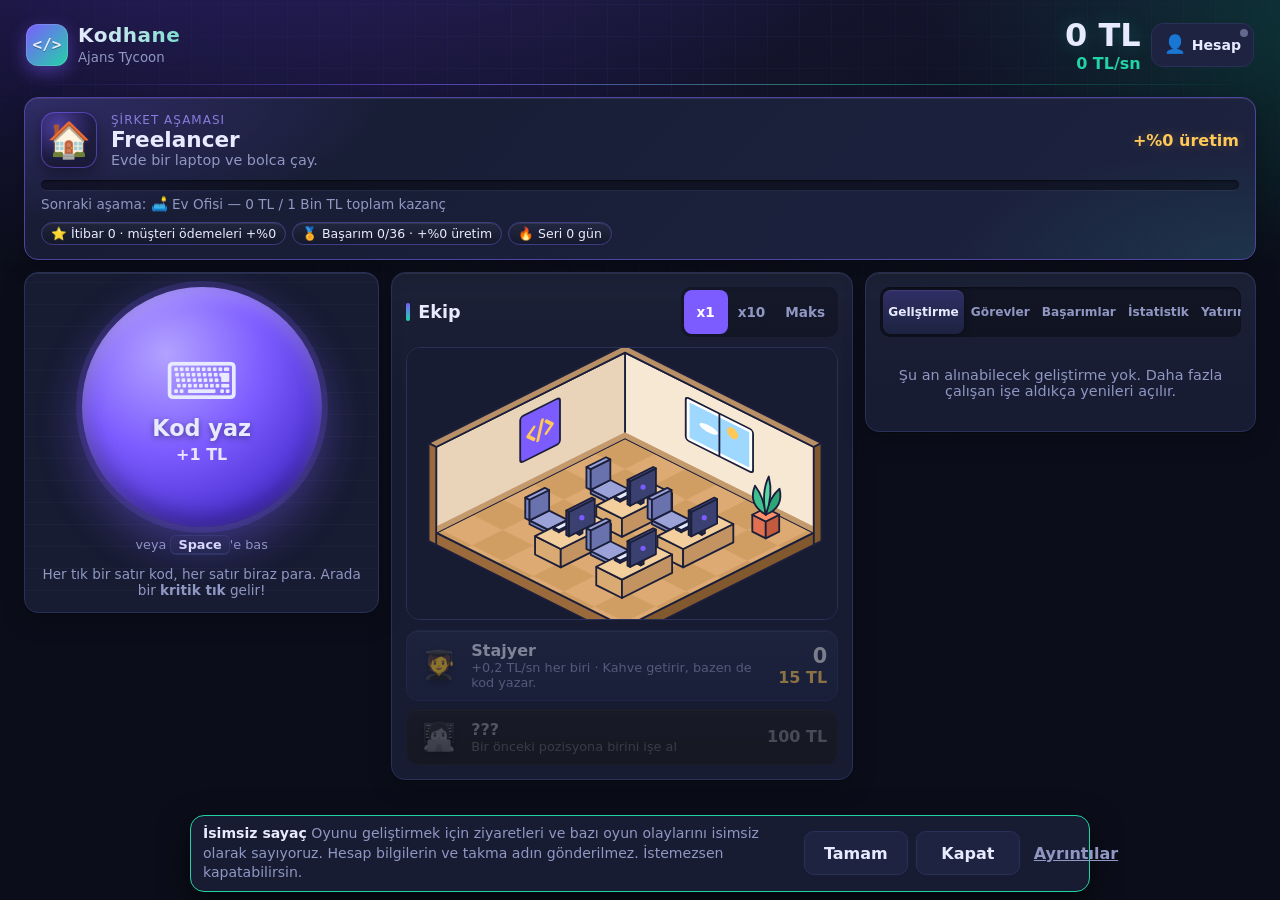
<file: index.html>
<!DOCTYPE html>
<html lang="tr">
<head>
  <meta charset="UTF-8">
  <meta name="viewport" content="width=device-width, initial-scale=1, viewport-fit=cover">
  <meta name="theme-color" content="#0b0e1a">
  <meta name="description" content="Kodhane: Ajans Tycoon — Türkçe yazılım ajansı idle oyunu. Kod yaz, ekibini büyüt, ajansını global bir holdinge dönüştür.">
  <title>Kodhane: Ajans Tycoon</title>
  <link rel="manifest" href="manifest.webmanifest">
  <link rel="icon" href="icon.svg" type="image/svg+xml">
  <link rel="apple-touch-icon" href="apple-touch-icon.png">
  <meta name="mobile-web-app-capable" content="yes">
  <meta name="apple-mobile-web-app-capable" content="yes">
  <meta name="apple-mobile-web-app-status-bar-style" content="black-translucent">
  <meta name="apple-mobile-web-app-title" content="Kodhane">
  <link rel="stylesheet" href="style.css">
  <link rel="stylesheet" href="theme.css">
  <link rel="stylesheet" href="scene.css">
</head>
<body>
  <header class="topbar">
    <div class="brand">
      <span class="logo" role="img" aria-label="Kodhane">&lt;/&gt;</span>
      <div>
        <h1>Kodhane</h1>
        <small>Ajans Tycoon</small>
      </div>
    </div>
    <div class="top-right">
      <div class="money-box">
        <div class="money" id="money">0 TL</div>
        <div class="rate" id="rate">0 TL/sn</div>
      </div>
      <button id="accountBtn" class="account-btn" type="button" aria-haspopup="dialog" aria-controls="accountPanel" aria-label="Hesap: misafir">
        <span class="acc-ico" aria-hidden="true">👤</span><span class="acc-label">Hesap</span><span class="acc-dot" aria-hidden="true"></span>
      </button>
    </div>
  </header>

  <section class="stage-card" id="stageCard">
    <div class="stage-row">
      <div class="stage-icon" id="stageIcon">🏠</div>
      <div class="stage-info">
        <div class="stage-label">Şirket aşaması</div>
        <div class="stage-name" id="stageName">Freelancer</div>
        <div class="stage-desc" id="stageDesc">Evde bir laptop ve bolca çay.</div>
      </div>
      <div class="stage-bonus" id="stageBonus">+%0 üretim</div>
    </div>
    <div class="progress"><div class="progress-fill" id="stageProgress"></div></div>
    <div class="stage-next" id="stageNext">Sonraki aşama: Ev Ofisi</div>
    <div class="chips">
      <span class="chip" id="repChip">⭐ İtibar 0</span>
      <span class="chip" id="achChip">🏅 Başarım 0</span>
      <span class="chip" id="streakChip">🔥 Seri 0 gün</span>
    </div>
  </section>

  <div id="boostBar" class="boost-bar hidden"></div>
  <div id="falBar" class="fal-bar hidden"></div>

  <main class="layout">
    <section class="panel click-panel" id="panelKod">
      <button id="clickBtn" class="click-btn" aria-label="Kod yaz">
        <span class="click-emoji">⌨️</span>
        <span class="click-text">Kod yaz</span>
        <span class="click-value" id="clickValue">+1 TL</span>
      </button>
      <div class="key-hint" id="keyHint" aria-hidden="true">veya <kbd>Space</kbd>'e bas</div>
      <div class="click-hint">Her tık bir satır kod, her satır biraz para. Arada bir <b>kritik tık</b> gelir!</div>
      <div id="floaters" class="floaters"></div>
    </section>

    <section class="panel gen-panel" id="panelEkip">
      <div class="panel-head">
        <h2>Ekip</h2>
        <div class="qty" role="group" aria-label="Alım miktarı">
          <button data-qty="1" class="active">x1</button>
          <button data-qty="10">x10</button>
          <button data-qty="max">Maks</button>
        </div>
      </div>
      <div id="genList" class="gen-list"></div>
    </section>

    <section class="panel side-panel" id="panelSide">
      <nav class="tabs" aria-label="Paneller">
        <button data-tab="upgrades" class="active">Geliştirme <span id="upgBadge" class="badge hidden">0</span></button>
        <button data-tab="daily">Görevler</button>
        <button data-tab="achievements">Başarımlar</button>
        <button data-tab="stats">İstatistik</button>
        <button data-tab="prestige">Yatırım</button>
        <button data-tab="siralama">Sıralama</button>
      </nav>
      <div class="tab" id="tab-upgrades">
        <div id="upgList" class="upg-list"></div>
      </div>
      <div class="tab hidden" id="tab-daily">
        <div class="streak-box" id="streakBox"></div>
        <div id="taskList" class="task-list"></div>
        <p class="save-note">Görevler her gün gece yarısı (cihaz saatine göre) yenilenir. Üç görevi de bitirirsen seri artar; bir gün kaçırırsan seri sıfırlanır.</p>
      </div>
      <div class="tab hidden" id="tab-achievements">
        <p class="ach-head" id="achHead"></p>
        <div id="achGrid" class="ach-grid"></div>
      </div>
      <div class="tab hidden" id="tab-stats">
        <dl class="stats" id="statsList"></dl>
        <div class="stat-actions">
          <button id="soundBtn" class="btn ghost" aria-pressed="false">🔇 Ses: Kapalı</button>
          <button id="vibBtn" class="btn ghost" aria-pressed="true">📳 Titreşim: Açık</button>
        </div>
        <section class="privacy-box" id="privacyBox" aria-labelledby="telTitle">
          <h4 id="telTitle"></h4>
          <div class="stat-actions">
            <button id="telBtn" type="button" class="btn ghost" aria-pressed="false" data-test="tel-toggle"></button>
          </div>
          <p class="save-note"><span id="telHint"></span> <button id="telDetailsBtn" type="button" class="nb-link" data-test="settings-tel-details"></button></p>
        </section>
        <div class="stat-actions">
          <button id="saveBtn" class="btn ghost">Şimdi kaydet</button>
          <button id="resetBtn" class="btn danger">Kaydı sıfırla</button>
        </div>
        <div id="restoreBox" class="restore-box hidden">
          <h4 id="restoreTitle"></h4>
          <p id="restoreBody"></p>
          <p id="restoreNote" class="save-note"></p>
          <button id="restoreBtn" type="button" class="btn ghost"></button>
        </div>
        <p class="save-note" id="saveNote">Oyun her 10 saniyede bir otomatik kaydedilir. Ana ekrana ekleyip çevrimdışı da oynayabilirsin.</p>
      </div>
      <div class="tab hidden" id="tab-prestige">
        <div class="prestige">
          <p>Şirketini yatırımcılara sun: paran, çalışanların ve geliştirmelerin sıfırlanır, karşılığında <b>üretim bonusu</b> kazanırsın. Her <b>Yatırımcı Hissesi</b> tüm kazançlara <b id="prPer">+%10</b> ekler. Başarımların, itibarın ve günlük serin korunur. Hisselerin Halka Arz'da da silinmez.</p>
          <dl class="stats">
            <div><dt>Mevcut hisseler</dt><dd id="prShares">0</dd></div>
            <div><dt>Yatırımcı bonusu</dt><dd id="prBonus">+%0</dd></div>
            <div><dt>Bu turda kazanılacak</dt><dd id="prGain">0</dd></div>
            <div><dt>Bir sonraki hisse için</dt><dd id="prNext">-</dd></div>
          </dl>
          <button id="prestigeBtn" class="btn primary" disabled>Yatırım turuna çık</button>
          <p class="save-note">İlk hisse için bu turda en az 100 Milyon TL kazanmalısın.</p>
        </div>
        <section class="ipo" id="ipoSection" aria-labelledby="ipoTitle">
          <h3 id="ipoTitle">🔔 Halka Arz</h3>
          <p class="ipo-lock hidden" id="ipoLock"></p>
          <div class="ipo-wait hidden" id="ipoWait" role="status">
            <p class="ipo-lock ipo-wait-text" id="ipoWaitText"></p>
            <p class="ipo-wait-note" id="ipoWaitNote"></p>
          </div>
          <div class="ipo-body" id="ipoBody">
            <dl class="stats">
              <div><dt>Borsa Payların</dt><dd id="ipoShares">0</dd></div>
              <div><dt>Bu halka arzda kazanılacak</dt><dd id="ipoGain">0</dd></div>
              <div><dt>Halka arz sayısı</dt><dd id="ipoCount">0</dd></div>
              <div><dt>Harcanmamış pay bonusu</dt><dd id="ipoBonus">+%0 üretim</dd></div>
              <div><dt>Hisse hızlandırıcısı</dt><dd id="ipoAccel">+%0</dd></div>
            </dl>
            <p class="ipo-accel-note" id="ipoAccelNote"></p>
            <p class="ipo-hint hidden" id="ipoHint"></p>
            <button id="ipoBtn" class="btn primary" disabled>Halka arz et</button>
            <div class="tree">
              <h3 class="tree-title">Borsa Payı Ağacı</h3>
              <p class="tree-note">Buradaki her şey halka arzdan sonra da kalır.</p>
              <div id="treeGrid" class="tree-grid"></div>
            </div>
          </div>
        </section>
      </div>
      <div class="tab hidden" id="tab-siralama">
        <div class="lb-head">
          <div>
            <h3 class="lb-title">🏆 Sıralama</h3>
            <p class="lb-info" id="lbInfo">Puan, oyuna başladığından beri kazandığın toplam para. Yatırım turunda sıfırlanmaz.</p>
          </div>
          <button id="lbRefresh" type="button" class="btn ghost lb-refresh" aria-label="Sıralamayı yenile">↻ Yenile</button>
        </div>
        <div id="lbJoin" class="lb-join hidden"></div>
        <p id="lbStatus" class="lb-status" aria-live="polite"></p>
        <ol id="lbList" class="lb-list" aria-label="En iyi 50 ajans"></ol>
        <div id="lbMe" class="lb-me hidden"></div>
      </div>
    </section>
  </main>

  <nav class="bottom-nav" id="bottomNav" aria-label="Ana menü">
    <button data-view="kod" class="active"><span class="nav-ico">⌨️</span>Kod</button>
    <button data-view="ekip"><span class="nav-ico">👥</span>Ekip</button>
    <button data-view="upgrades"><span class="nav-ico">⬆️</span>Geliştir<span id="navUpgBadge" class="badge nav-badge hidden">0</span></button>
    <button data-view="daily"><span class="nav-ico">📅</span>Görevler</button>
    <button data-view="prestige"><span class="nav-ico">💼</span>Yatırım</button>
    <button data-view="siralama"><span class="nav-ico">🏆</span>Sıralama</button>
  </nav>

  <button id="clientOffer" class="client-offer hidden">
    <span class="co-emoji">📨</span>
    <span class="co-body">
      <b>Müşteri projesi!</b>
      <span id="coText">Bir müşteri acil iş teklif ediyor</span>
      <span class="co-timer"><span id="coTimerFill"></span></span>
    </span>
  </button>

  <div id="eventCard" class="event-card hidden" role="dialog" aria-live="polite" aria-labelledby="evTitle">
    <div class="ev-head">
      <span class="ev-icon" id="evIcon">📣</span>
      <span class="ev-kicker">Ajans olayı</span>
      <button class="ev-later" id="evLater">Sonra</button>
    </div>
    <h3 id="evTitle"></h3>
    <p id="evText"></p>
    <div class="ev-choices" id="evChoices"></div>
    <div class="ev-timer"><span id="evTimerFill"></span></div>
  </div>

  <div id="toast" class="toasts" aria-live="polite"></div>

  <div id="undoBar" class="undo-bar hidden" role="status" aria-live="polite">
    <span id="undoText"></span>
    <button id="undoBtn" type="button" class="btn"></button>
  </div>

  <div id="updateBar" class="update-bar hidden" role="status" aria-live="polite">
    <span id="updateText">✨ Yeni sürüm hazır.</span>
    <button id="updateBtn" class="btn">Yenile</button>
  </div>

  <div id="stageUp" class="stage-up hidden" role="dialog" aria-modal="true" aria-labelledby="suTitle">
    <div class="su-card">
      <div class="su-icon" id="suIcon">🌐</div>
      <div class="su-kicker" id="suKicker">Yeni aşama</div>
      <h2 id="suTitle">Aşama</h2>
      <p id="suMsg"></p>
      <p class="su-bonus" id="suBonus"></p>
      <div class="su-actions">
        <button id="suShare" type="button" class="btn ghost">📣 Paylaş</button>
        <button id="suClose" type="button" class="btn primary">Devam</button>
      </div>
    </div>
  </div>

  <div id="modal" class="modal hidden" role="dialog" aria-modal="true">
    <div class="modal-card" id="modalCard">
      <div class="modal-emoji" id="modalEmoji">👋</div>
      <h3 id="modalTitle">Başlık</h3>
      <p id="modalText"></p>
      <div id="modalExtra"></div>
      <div class="modal-actions" id="modalActions"></div>
    </div>
  </div>

  <div id="accountPanel" class="modal account-modal hidden" role="dialog" aria-modal="true" aria-labelledby="accTitle">
    <div class="modal-card account-card">
      <button id="accClose" class="acc-close" type="button" aria-label="Kapat">✕</button>
      <div class="modal-emoji">☁️</div>
      <h3 id="accTitle">Hesap</h3>
      <div id="accGuest">
        <p>Giriş yap, ilerlemen buluta kaydedilsin; telefonda ve bilgisayarda aynı ajansla devam et. Şifre yok: e-postana tek kullanımlık bir <b>giriş bağlantısı</b> ve <b>6 haneli kod</b> göndeririz.</p>
        <form id="accForm" class="acc-form" novalidate>
          <label for="accEmail" class="sr-only">E-posta adresi</label>
          <input id="accEmail" type="email" inputmode="email" autocomplete="email" autocapitalize="off" spellcheck="false" placeholder="ornek@eposta.com" required>
          <button id="accSend" type="submit" class="btn primary">Giriş bağlantısı gönder</button>
        </form>
        <form id="accCodeForm" class="acc-form acc-code hidden" novalidate>
          <p id="accCodeInfo" class="acc-code-info"></p>
          <label for="accCode" class="acc-code-label">E-postadaki 6 haneli kodu gir</label>
          <input id="accCode" type="text" inputmode="numeric" pattern="[0-9]*" autocomplete="one-time-code" maxlength="6" placeholder="••••••" aria-describedby="accCodeInfo">
          <button id="accVerify" type="submit" class="btn primary">Giriş yap</button>
          <div class="acc-code-links">
            <button id="accResend" type="button" class="acc-link">Kodu tekrar gönder</button>
            <button id="accChange" type="button" class="acc-link">E-postayı değiştir</button>
          </div>
        </form>
      </div>
      <div id="accUser" class="hidden">
        <p class="acc-who">Giriş yapıldı:<br><b id="accEmailShown"></b></p>
        <div id="accSync" class="acc-sync">☁️ Bulut kaydı hazır</div>
        <div class="modal-actions">
          <button id="accSyncNow" type="button" class="btn ghost">Şimdi eşitle</button>
          <button id="accSignOut" type="button" class="btn danger">Çıkış yap</button>
        </div>
      </div>
      <!-- v4.5 (P7) Kayıp bildir: içerik ve metinler lossreport.js'ten (Yazı r3 LOSS_TEXT). Misafir ve girişli oyuncuya görünür. -->
      <section id="lossSection" class="loss-section hidden" aria-labelledby="lossTitle"></section>
      <!-- v4.5: "Hesap ve bulut kaydı hakkında" (Yazı hesap bilgilendirme r20). İçerik cloud.js ACC_TEXT'ten; varsayılan KAPALI
           (cloud.js PRIVACY.enabled = false): panel Aryen'in ve avukatın kararı olmadan açılmaz; o zamana kadar bağlantı da panel de görünmez. -->
      <button id="accPrivacyLink" type="button" class="acc-link acc-privacy-link hidden" aria-expanded="false" aria-controls="accPrivacyDetails"></button>
      <div id="accPrivacyDetails" class="acc-privacy-details hidden" data-text-key="account.privacyDetails"></div>
      <p id="accMsg" class="acc-msg" aria-live="polite"></p>
      <p class="save-note">Giriş yapmadan da oynayabilirsin; misafir kaydın bu cihazda tutulur. Girişliyken oyun hem bu cihaza hem de buluta (yaklaşık 45 sn’de bir) kaydedilir.</p>
    </div>
  </div>

  <script src="game.js"></script>
  <script src="fx.js" defer></script>
  <script src="scene.js" defer></script>
  <script src="cloud.js"></script>
  <script src="leaderboard.js"></script>
  <script src="lossreport.js"></script>
  <!-- Umami (analiz.teserix.com) burada YOK: game.js onu yalnızca isimsiz sayaç izni verildikten sonra ekler (v4.3). -->
</body>
</html>
</file>
<file: style.css>
:root {
  --bg: #0b0e1a;
  --bg2: #12162a;
  --card: #171c33;
  --card2: #1d2340;
  --line: #2a3158;
  --text: #e8ebff;
  --muted: #8f97c2;
  --accent: #7c5cff;
  --accent2: #22d3a6;
  --gold: #ffc857;
  --danger: #ff5c7a;
  --radius: 14px;
  /* iOS ana ekran (standalone, viewport-fit=cover + black-translucent) güvenli alanları.
     Normal tarayıcıda hepsi 0'dır; testler bu değişkenleri geçersiz kılarak çentiği taklit eder. */
  --sat: env(safe-area-inset-top, 0px);
  --sar: env(safe-area-inset-right, 0px);
  --sab: env(safe-area-inset-bottom, 0px);
  --sal: env(safe-area-inset-left, 0px);
}
* { box-sizing: border-box; }
html, body { margin: 0; padding: 0; }
body {
  font-family: system-ui, -apple-system, "Segoe UI", Roboto, Ubuntu, "Helvetica Neue", Arial, sans-serif;
  background: radial-gradient(1200px 600px at 10% -10%, #231a55 0%, transparent 60%),
              radial-gradient(900px 500px at 110% 0%, #0d3b3a 0%, transparent 55%), var(--bg);
  color: var(--text);
  min-height: 100vh;
  padding: calc(12px + var(--sat)) calc(clamp(10px, 2vw, 24px) + var(--sar)) calc(40px + var(--sab)) calc(clamp(10px, 2vw, 24px) + var(--sal));
  -webkit-tap-highlight-color: transparent;
  overflow-x: hidden;
}
button { font: inherit; color: inherit; cursor: pointer; }
.hidden { display: none !important; }

/* Top bar */
.topbar {
  display: flex; align-items: center; justify-content: space-between; gap: 12px;
  max-width: 1400px; margin: 0 auto 12px;
}
.brand { display: flex; align-items: center; gap: 10px; }
.logo {
  display: grid; place-items: center; width: 42px; height: 42px; border-radius: 12px;
  background: linear-gradient(135deg, var(--accent), var(--accent2)); font-weight: 800; font-family: ui-monospace, monospace;
}
.brand h1 { margin: 0; font-size: 1.25rem; letter-spacing: .5px; }
.brand small { color: var(--muted); }
.top-right { display: flex; align-items: center; gap: 10px; min-width: 0; }
.money-box { text-align: right; }
.account-btn {
  position: relative; display: flex; align-items: center; gap: 6px; min-height: 44px; min-width: 44px; padding: 6px 12px;
  border: 1px solid var(--line); border-radius: 12px; background: var(--card2); color: var(--text); font-weight: 700; font-size: .88rem;
}
.account-btn:hover { border-color: var(--accent); }
.acc-ico { font-size: 1.1rem; line-height: 1; }
.acc-dot { position: absolute; top: 5px; right: 5px; width: 8px; height: 8px; border-radius: 50%; background: var(--muted); opacity: .6; }
.account-btn.signed .acc-dot { background: var(--accent2); opacity: 1; box-shadow: 0 0 8px #22d3a699; }
.account-btn.err .acc-dot { background: var(--gold); opacity: 1; }
.money { font-size: clamp(1.3rem, 3.6vw, 2rem); font-weight: 800; font-variant-numeric: tabular-nums; transition: color .25s, text-shadow .25s; }
.money.spend { color: var(--danger); text-shadow: 0 0 14px #ff5c7a66; }
.rate { color: var(--accent2); font-weight: 600; font-variant-numeric: tabular-nums; }

/* Stage */
.stage-card {
  max-width: 1400px; margin: 0 auto 12px; background: linear-gradient(135deg, var(--card), var(--card2));
  border: 1px solid var(--line); border-radius: var(--radius); padding: 14px 16px;
}
.stage-row { display: flex; align-items: center; gap: 14px; }
.stage-icon { font-size: 2.2rem; width: 56px; height: 56px; display: grid; place-items: center; background: #0003; border-radius: 14px; }
.stage-info { flex: 1; min-width: 0; }
.stage-label { color: var(--muted); font-size: .75rem; text-transform: uppercase; letter-spacing: 1px; }
.stage-name { font-size: 1.35rem; font-weight: 800; }
.stage-desc { color: var(--muted); font-size: .9rem; }
.stage-bonus { color: var(--gold); font-weight: 700; white-space: nowrap; }
.progress { height: 10px; border-radius: 99px; background: #0005; overflow: hidden; margin-top: 12px; }
.progress-fill { height: 100%; width: 0; background: linear-gradient(90deg, var(--accent), var(--accent2)); transition: width .3s; }
.stage-next { margin-top: 6px; color: var(--muted); font-size: .85rem; }
.stage-card.levelup { animation: glow 1.2s ease; }
@keyframes glow { 0%,100% { box-shadow: none; } 40% { box-shadow: 0 0 0 3px var(--gold), 0 0 40px #ffc85766; } }
.chips { display: flex; flex-wrap: wrap; gap: 6px; margin-top: 10px; }
.chip { font-size: .78rem; padding: 3px 9px; border-radius: 99px; background: #0004; border: 1px solid var(--line); color: var(--text); }

.boost-bar, .fal-bar {
  max-width: 1400px; margin: 0 auto 12px; padding: 8px 12px; border-radius: 10px;
  display: flex; flex-wrap: wrap; gap: 6px 12px; justify-content: center; font-weight: 700; font-size: .88rem;
}
.boost-bar { background: #ffffff08; border: 1px solid var(--line); }
.buff.good { color: var(--gold); }
.buff.bad { color: #ff9aae; }
.fal-bar { background: #7c5cff1f; border: 1px dashed #7c5cff88; color: #cfc4ff; font-weight: 600; }

/* Layout */
.layout {
  max-width: 1400px; margin: 0 auto;
  display: grid; gap: 12px; grid-template-columns: minmax(260px, 1fr) minmax(320px, 1.3fr) minmax(300px, 1.1fr);
  align-items: start;
}
.panel { background: var(--card); border: 1px solid var(--line); border-radius: var(--radius); padding: 14px; min-width: 0; }
.panel h2 { margin: 0; font-size: 1.1rem; }
.panel-head { display: flex; justify-content: space-between; align-items: center; margin-bottom: 10px; }

/* Click */
.click-panel { display: flex; flex-direction: column; align-items: center; position: relative; overflow: hidden; min-height: 320px; justify-content: center; }
.click-btn {
  width: min(240px, 70vw); aspect-ratio: 1; border-radius: 50%; border: 0;
  background: radial-gradient(circle at 35% 30%, #9d86ff, var(--accent) 45%, #4a2fd0 100%);
  box-shadow: 0 12px 40px #7c5cff55, inset 0 -8px 20px #0004, inset 0 6px 16px #fff3;
  display: flex; flex-direction: column; align-items: center; justify-content: center; gap: 4px;
  transition: transform .06s ease; user-select: none; touch-action: manipulation; position: relative; z-index: 1;
}
.click-btn:active { transform: scale(.94); }
.click-emoji { font-size: 3.2rem; }
.click-text { font-size: 1.4rem; font-weight: 800; }
.click-value { font-weight: 700; color: #e9e4ff; font-variant-numeric: tabular-nums; }
.click-hint { color: var(--muted); font-size: .85rem; margin-top: 14px; text-align: center; }
.key-hint { display: none; color: var(--muted); font-size: .8rem; margin-top: 10px; text-align: center; }
.key-hint kbd { font: inherit; font-weight: 700; color: var(--text); background: var(--card2); border: 1px solid var(--line); border-bottom-width: 2px; border-radius: 6px; padding: 1px 7px; }
@media (pointer: fine) { .key-hint { display: block; } }
.floaters { position: absolute; inset: 0; pointer-events: none; z-index: 2; }
.floater { position: absolute; font-weight: 800; color: var(--accent2); animation: floatUp .9s ease-out forwards; text-shadow: 0 2px 6px #000a; white-space: nowrap; }
.floater.crit { color: var(--gold); font-size: 1.55rem; animation-duration: 1.2s; text-shadow: 0 0 14px #ffc857aa, 0 2px 6px #000a; }
@keyframes floatUp { from { opacity: 1; transform: translate(-50%, 0); } to { opacity: 0; transform: translate(-50%, -70px); } }
.particle { position: absolute; width: 7px; height: 7px; border-radius: 50%; background: var(--accent2); animation: burst .6s ease-out forwards; }
.particle.gold { background: var(--gold); width: 8px; height: 8px; }
@keyframes burst {
  from { opacity: 1; transform: translate(-50%, -50%) scale(1); }
  to { opacity: 0; transform: translate(calc(-50% + var(--dx)), calc(-50% + var(--dy))) scale(.3); }
}

/* Qty */
.qty { display: flex; background: #0004; border-radius: 10px; padding: 3px; }
.qty button { border: 0; background: transparent; padding: 5px 10px; border-radius: 8px; color: var(--muted); font-weight: 700; font-size: .85rem; min-height: 32px; }
.qty button.active { background: var(--accent); color: #fff; }

/* Generators */
.gen-list { display: flex; flex-direction: column; gap: 8px; }
.gen {
  display: grid; grid-template-columns: 44px 1fr auto; gap: 10px; align-items: center; text-align: left;
  background: var(--card2); border: 1px solid var(--line); border-radius: 12px; padding: 10px; width: 100%; min-height: 56px;
  transition: border-color .15s, opacity .15s, transform .05s, box-shadow .25s;
}
.gen:active:not(:disabled) { transform: scale(.99); }
.gen:disabled { opacity: .5; cursor: not-allowed; }
.gen.affordable { border-color: #22d3a688; box-shadow: 0 0 0 1px #22d3a633, 0 0 16px #22d3a622; }
.gen.locked { filter: grayscale(1) brightness(.6); }
.gen-icon { font-size: 1.7rem; text-align: center; }
.gen-name { font-weight: 700; }
.gen-sub { font-size: .8rem; color: var(--muted); }
.gen-right { text-align: right; }
.gen-cost { font-weight: 700; color: var(--gold); font-variant-numeric: tabular-nums; white-space: nowrap; }
.gen-owned { font-size: 1.3rem; font-weight: 800; color: #fff; opacity: .85; }

/* Tabs */
.tabs { display: flex; flex-wrap: nowrap; gap: 2px; background: #0004; border-radius: 10px; padding: 3px; margin-bottom: 12px; overflow-x: auto; scrollbar-width: none; }
.tabs::-webkit-scrollbar { display: none; }
.tabs button { flex: 1 0 auto; border: 0; background: transparent; padding: 7px 5px; border-radius: 8px; color: var(--muted); font-weight: 700; font-size: .76rem; position: relative; white-space: nowrap; min-height: 36px; }
.tabs button.active { background: var(--card2); color: var(--text); }
.badge { display: inline-block; min-width: 18px; padding: 0 5px; border-radius: 99px; background: var(--accent2); color: #062; font-size: .72rem; line-height: 18px; text-align: center; }

/* Upgrades */
.upg-list { display: flex; flex-direction: column; gap: 8px; max-height: 60vh; overflow: auto; }
.upg {
  display: grid; grid-template-columns: 38px 1fr auto; gap: 10px; align-items: center; text-align: left;
  background: var(--card2); border: 1px solid var(--line); border-radius: 12px; padding: 9px 10px; width: 100%; min-height: 52px; flex-shrink: 0;
  transition: box-shadow .25s, border-color .15s;
}
.upg:disabled { opacity: .5; cursor: not-allowed; }
.upg.affordable { border-color: #ffc85788; box-shadow: 0 0 0 1px #ffc85733, 0 0 14px #ffc85722; }
.upg-icon { font-size: 1.4rem; text-align: center; }
.upg-name { font-weight: 700; font-size: .95rem; }
.upg-desc { font-size: .8rem; color: var(--muted); }
.upg-cost { font-weight: 700; color: var(--gold); white-space: nowrap; font-size: .9rem; }
.empty { color: var(--muted); text-align: center; padding: 18px 8px; font-size: .9rem; }
.owned-upgs { margin-top: 12px; font-size: .8rem; color: var(--muted); }
.owned-upgs span { display: inline-block; margin: 2px; font-size: 1.1rem; }

/* Daily tasks */
.streak-box { background: linear-gradient(135deg, #ff9f4322, #ffc85714); border: 1px solid #ffc85744; border-radius: 12px; padding: 10px 12px; font-size: .9rem; line-height: 1.5; margin-bottom: 10px; }
.task-list { display: flex; flex-direction: column; gap: 8px; }
.task { background: var(--card2); border: 1px solid var(--line); border-radius: 12px; padding: 10px 12px; }
.task.done { border-color: #22d3a666; }
.task-top { display: flex; justify-content: space-between; gap: 10px; font-size: .92rem; }
.task-top b { font-variant-numeric: tabular-nums; white-space: nowrap; }
.task .progress { margin-top: 8px; height: 8px; }
.task small { display: block; margin-top: 6px; color: var(--muted); }

/* Achievements */
.ach-head { margin: 0 0 10px; color: var(--muted); font-size: .85rem; }
.ach-grid { display: grid; grid-template-columns: repeat(auto-fill, minmax(118px, 1fr)); gap: 8px; max-height: 60vh; overflow: auto; }
.ach { background: var(--card2); border: 1px solid var(--line); border-radius: 12px; padding: 10px 8px; text-align: center; }
.ach-icon { font-size: 1.6rem; }
.ach-name { font-weight: 700; font-size: .8rem; margin-top: 4px; }
.ach-desc { font-size: .7rem; color: var(--muted); margin-top: 2px; }
.ach.unlocked { border-color: #ffc85777; background: linear-gradient(160deg, #ffc85718, var(--card2)); }
.ach.locked { opacity: .55; }
.ach.locked .ach-icon { filter: grayscale(1); }

/* Stats */
.stats { margin: 0; display: flex; flex-direction: column; gap: 6px; }
.stats div { display: flex; justify-content: space-between; gap: 10px; padding: 7px 10px; background: var(--card2); border-radius: 8px; }
.stats dt { color: var(--muted); }
.stats dd { margin: 0; font-weight: 700; font-variant-numeric: tabular-nums; text-align: right; }
.stat-actions { display: flex; gap: 8px; margin-top: 12px; }
.btn { border: 1px solid var(--line); background: var(--card2); padding: 9px 14px; border-radius: 10px; font-weight: 700; flex: 1; min-height: 44px; }
.btn.primary { background: linear-gradient(135deg, var(--accent), #5b3de0); border-color: transparent; color: #fff; width: 100%; margin-top: 12px; }
.btn.primary:disabled { opacity: .45; cursor: not-allowed; }
.btn.danger { color: var(--danger); border-color: #ff5c7a66; }
.btn.ghost { background: transparent; }
.save-note { color: var(--muted); font-size: .8rem; margin: 10px 0 0; }
.prestige p { margin-top: 0; line-height: 1.45; }

/* Client offer: tek seferlik giriş + yumuşak gölge nabzı */
.client-offer {
  position: fixed; z-index: 30; display: flex; gap: 10px; align-items: center; text-align: left;
  background: linear-gradient(135deg, #ffc857, #ff9f43); color: #2b1600; border: 0; border-radius: 14px;
  padding: 10px 14px; max-width: 290px; box-shadow: 0 10px 30px #0008;
  animation: pop .35s ease-out, offerPulse 2.4s ease-in-out .35s infinite;
}
.co-emoji { font-size: 1.8rem; }
.co-body { display: flex; flex-direction: column; gap: 2px; font-size: .85rem; }
.co-body b { font-size: 1rem; }
.co-timer { display: block; height: 4px; background: #0003; border-radius: 99px; overflow: hidden; margin-top: 4px; }
.co-timer span { display: block; height: 100%; width: 100%; background: #2b1600; }
@keyframes pop { from { transform: scale(.6); opacity: 0; } to { transform: scale(1); opacity: 1; } }
@keyframes offerPulse {
  0%, 100% { box-shadow: 0 10px 30px #0008, 0 0 0 0 #ffc85755; }
  50% { box-shadow: 0 10px 30px #0008, 0 0 0 9px #ffc85700; }
}

/* Event card */
.event-card {
  position: fixed; right: calc(16px + var(--sar)); bottom: calc(16px + var(--sab)); z-index: 35; width: min(380px, calc(100vw - 32px));
  background: linear-gradient(160deg, #1f2650, var(--card)); border: 1px solid #7c5cff88; border-radius: 16px;
  padding: 14px; box-shadow: 0 18px 50px #000a; animation: pop .3s ease-out;
}
.ev-head { display: flex; align-items: center; gap: 8px; }
.ev-icon { font-size: 1.5rem; }
.ev-kicker { flex: 1; color: var(--muted); font-size: .75rem; text-transform: uppercase; letter-spacing: 1px; }
.ev-later { border: 1px solid var(--line); background: transparent; color: var(--muted); border-radius: 8px; padding: 6px 10px; font-size: .8rem; min-height: 36px; }
.event-card h3 { margin: 8px 0 4px; font-size: 1.05rem; line-height: 1.35; }
.event-card p { margin: 0 0 10px; color: var(--muted); font-size: .88rem; }
.ev-choices { display: grid; grid-template-columns: 1fr 1fr; gap: 8px; }
.ev-choice { display: flex; flex-direction: column; gap: 3px; text-align: left; background: var(--card2); border: 1px solid var(--line); border-radius: 12px; padding: 9px 10px; min-height: 56px; }
.ev-choice:hover { border-color: var(--accent); }
.ev-choice b { font-size: .92rem; }
.ev-choice small { color: var(--muted); font-size: .76rem; line-height: 1.35; }
.ev-timer { height: 4px; background: #0005; border-radius: 99px; overflow: hidden; margin-top: 10px; }
.ev-timer span { display: block; height: 100%; width: 100%; background: linear-gradient(90deg, var(--accent), var(--accent2)); }

/* Toasts */
.toasts {
  position: fixed; left: 50%; bottom: calc(20px + var(--sab)); transform: translateX(-50%); z-index: 40;
  display: flex; flex-direction: column; align-items: center; gap: 6px; width: min(480px, 92vw); pointer-events: none;
}
.toast-item {
  background: #000d; border: 1px solid var(--line); padding: 10px 16px; border-radius: 12px; font-weight: 600;
  text-align: center; animation: pop .25s ease-out; transition: opacity .3s;
}
.toast-item.out { opacity: 0; }

/* Update bar */
.update-bar {
  position: fixed; top: calc(12px + var(--sat)); left: 50%; transform: translateX(-50%); z-index: 60;
  display: flex; align-items: center; gap: 12px; background: var(--card); border: 1px solid var(--accent);
  border-radius: 12px; padding: 8px 10px 8px 14px; box-shadow: 0 10px 30px #0009; font-weight: 700;
}
.update-bar .btn { flex: none; background: var(--accent); border-color: transparent; color: #fff; min-height: 40px; }
/* v4.3.1: aynı bant daha yeni sürümün kaydı için de kullanılır (game.js renderUpdateBar). Ekrana sığar; uzun metin tek
   satıra sığmazsa kısa metin (ub-short), o da sığmazsa satır kırılır. Üstte, izin bandı altta: çakışmazlar. */
.update-bar { width: max-content; max-width: calc(100vw - 16px - var(--sal) - var(--sar)); box-sizing: border-box; }
.update-bar > span { min-width: 0; white-space: nowrap; overflow: hidden; }
.update-bar.ub-short > span { white-space: normal; overflow-wrap: anywhere; line-height: 1.3; }
.update-bar.newer-save { border-color: var(--gold); }
.update-bar .ub-title, .update-bar .ub-text { display: block; min-width: 0; }
.update-bar .ub-title { color: var(--gold); }
.update-bar.ub-flash { animation: ubFlash .6s ease-out 1; }
@keyframes ubFlash { 0% { box-shadow: 0 0 0 0 #ffd16680, 0 10px 30px #0009; } 100% { box-shadow: 0 0 0 14px #ffd16600, 0 10px 30px #0009; } }

/* Modal */
.modal { position: fixed; inset: 0; z-index: 50; background: #0009; display: grid; place-items: center; padding: calc(16px + var(--sat)) calc(16px + var(--sar)) calc(16px + var(--sab)) calc(16px + var(--sal)); backdrop-filter: blur(3px); }
.modal-card { background: var(--card); border: 1px solid var(--line); border-radius: 18px; padding: 22px; max-width: 400px; width: 100%; text-align: center; animation: pop .25s ease; }
.modal-emoji { font-size: 2.6rem; }
.modal-card h3 { margin: 6px 0 8px; font-size: 1.3rem; }
.modal-card p { color: var(--muted); line-height: 1.5; margin: 0 0 16px; }
.modal-card p b { color: var(--text); }
.modal-actions { display: flex; gap: 8px; }
.modal-actions .btn.primary { margin-top: 0; }

/* Hesap penceresi */
.account-card { position: relative; text-align: left; }
.account-card .modal-emoji, .account-card h3 { text-align: center; }
.acc-close { position: absolute; top: 10px; right: 10px; width: 40px; height: 40px; border: 1px solid var(--line); border-radius: 10px; background: transparent; color: var(--muted); font-size: 1rem; }
.acc-form { display: flex; flex-direction: column; gap: 10px; }
.acc-form input {
  width: 100%; min-height: 46px; padding: 10px 12px; border-radius: 10px; border: 1px solid var(--line);
  background: var(--bg2); color: var(--text); font: inherit; font-size: 1rem;
}
.acc-form input:focus { outline: none; border-color: var(--accent); box-shadow: 0 0 0 3px #7c5cff44; }
.acc-form .btn.primary { margin-top: 0; }
.acc-code-info { margin: 0; font-size: .88rem; color: var(--muted); text-align: center; word-break: break-word; }
.acc-code-info b { color: var(--text); }
.acc-code-label { font-weight: 700; font-size: .92rem; text-align: center; }
.acc-form #accCode { text-align: center; font-size: 1.6rem; letter-spacing: .45em; padding-left: .45em; font-family: ui-monospace, SFMono-Regular, Menlo, monospace; font-weight: 700; }
.acc-code-links { display: flex; justify-content: space-between; gap: 8px; flex-wrap: wrap; }
.acc-link { background: transparent; border: 0; color: var(--accent); font-weight: 700; font-size: .85rem; min-height: 44px; padding: 6px 4px; text-decoration: underline; text-underline-offset: 3px; }
.acc-link:disabled { color: var(--muted); text-decoration: none; cursor: default; }
.account-card .acc-who { margin-bottom: 10px; text-align: center; word-break: break-all; }
.acc-sync { background: var(--card2); border: 1px solid var(--line); border-radius: 10px; padding: 10px 12px; font-weight: 700; font-size: .9rem; margin-bottom: 12px; text-align: center; }
.acc-sync.ok { border-color: #22d3a666; color: var(--accent2); }
.acc-sync.err { border-color: #ffc85766; color: var(--gold); }
.account-card .acc-msg { margin: 10px 0 0; font-size: .88rem; color: var(--text); min-height: 0; }
.account-card .acc-msg:empty { display: none; }
.account-card .acc-msg.err { color: var(--gold); }
.account-card .save-note { margin-top: 12px; line-height: 1.45; }
/* v4.4.2: kart görünümden uzunsa kendi içinde kayar (tel-card ile aynı); 568x320'de misafir kartın (490 px) alt kısmı ulaşılamıyordu (4.4.1 hatası) */
.modal-card.account-card { max-height: 100%; overflow-y: auto; overscroll-behavior: contain; }
.sr-only { position: absolute; width: 1px; height: 1px; padding: 0; margin: -1px; overflow: hidden; clip: rect(0 0 0 0); white-space: nowrap; border: 0; }

/* Sıralama */
.lb-head { display: flex; align-items: flex-start; justify-content: space-between; gap: 10px; margin-bottom: 10px; }
.lb-title { margin: 0; font-size: 1.05rem; }
.lb-info { margin: 4px 0 0; color: var(--muted); font-size: .8rem; line-height: 1.4; }
.lb-refresh { flex: none; min-height: 40px; padding: 7px 12px; font-size: .85rem; white-space: nowrap; }
.lb-join { background: linear-gradient(135deg, #7c5cff1f, #22d3a612); border: 1px solid #7c5cff55; border-radius: 12px; padding: 12px; margin-bottom: 10px; font-size: .9rem; }
.lb-join p { margin: 0 0 8px; line-height: 1.45; }
.lb-join .btn.primary { margin-top: 4px; }
.lb-join .lb-joined { margin-bottom: 4px; }
.lb-form { display: flex; flex-direction: column; gap: 6px; }
.lb-label { font-weight: 700; }
.lb-form-row { display: flex; gap: 8px; }
.lb-form-row input {
  flex: 1; min-width: 0; min-height: 44px; padding: 9px 12px; border-radius: 10px; border: 1px solid var(--line);
  background: var(--bg2); color: var(--text); font: inherit; font-size: 1rem;
}
.lb-form-row input:focus { outline: none; border-color: var(--accent); box-shadow: 0 0 0 3px #7c5cff44; }
.lb-form-row .btn.primary { width: auto; flex: none; margin-top: 0; padding: 9px 18px; }
.lb-hint { color: var(--muted); font-size: .78rem; margin: 0; }
.lb-join .lb-msg { color: var(--gold); font-weight: 700; font-size: .85rem; margin: 0; }
.lb-join .lb-flag { color: var(--gold); font-weight: 700; }
.lb-join .lb-joined { font-weight: 800; font-size: 1rem; }
.lb-join .lb-top { color: var(--gold); font-weight: 700; }
.lb-status .lb-retry { margin-top: 10px; min-height: 40px; padding: 7px 18px; width: auto; }
.lb-actions { display: flex; align-items: center; justify-content: space-between; gap: 4px 8px; flex-wrap: wrap; }
.lb-actions .btn { flex: none; min-height: 40px; padding: 7px 12px; font-size: .88rem; }
.lb-actions .acc-link { font-size: .85rem; }
.lb-status { color: var(--muted); text-align: center; padding: 14px 8px; font-size: .9rem; margin: 0; }
.lb-status.warn { color: var(--gold); font-weight: 700; }
.lb-list { list-style: none; margin: 0; padding: 0; display: flex; flex-direction: column; gap: 6px; max-height: 60vh; overflow: auto; }
.lb-row { display: grid; grid-template-columns: 40px 1fr auto; gap: 8px; align-items: center; background: var(--card2); border: 1px solid var(--line); border-radius: 10px; padding: 8px 10px; flex-shrink: 0; }
.lb-row.top1 { border-color: #ffc85788; background: linear-gradient(135deg, #ffc8571c, var(--card2)); }
.lb-row.me { border-color: var(--accent2); box-shadow: 0 0 0 1px #22d3a655, 0 0 14px #22d3a622; background: linear-gradient(135deg, #22d3a61f, var(--card2)); }
.lb-rank { font-weight: 800; text-align: center; font-variant-numeric: tabular-nums; font-size: .95rem; }
.lb-row.top1 .lb-rank, .lb-row.top2 .lb-rank, .lb-row.top3 .lb-rank { font-size: 1.35rem; }
.lb-who { min-width: 0; }
.lb-name { font-weight: 700; overflow: hidden; text-overflow: ellipsis; white-space: nowrap; }
.lb-you { display: inline-block; margin-left: 6px; padding: 0 6px; border-radius: 99px; background: var(--accent2); color: #042; font-size: .7rem; line-height: 17px; vertical-align: 2px; }
.lb-stage { font-size: .75rem; color: var(--muted); }
.lb-score { font-weight: 700; color: var(--gold); white-space: nowrap; font-variant-numeric: tabular-nums; font-size: .9rem; }
.lb-gap { text-align: center; color: var(--muted); line-height: 1; padding: 4px 0; }
.lb-me .lb-list { max-height: none; }

/* Bottom nav (yalnızca mobil) */
.bottom-nav { display: none; }

/* Responsive */
@media (max-width: 1100px) {
  .layout { grid-template-columns: 1fr 1fr; }
  .click-panel { grid-column: 1 / -1; min-height: 260px; }
}
@media (max-width: 767px) {
  body { padding: calc(8px + var(--sat)) calc(8px + var(--sar)) calc(84px + var(--sab)) calc(8px + var(--sal)); }
  .layout { grid-template-columns: 1fr; }
  .mhide { display: none !important; }
  .acc-label { display: none; }
  .account-btn { padding: 6px; justify-content: center; }
  .top-right { gap: 8px; }
  /* Üst çubuk durum çubuğunun altına kadar uzanır (opak arka plan): içerik saat/pil alanının arkasından görünmez,
     çubuğun içeriği ise güvenli alanın hemen altından başlar. */
  .topbar {
    position: sticky; top: 0; z-index: 20;
    margin: calc(-8px - var(--sat)) calc(-8px - var(--sar)) 10px calc(-8px - var(--sal));
    padding: calc(8px + var(--sat)) calc(8px + var(--sar)) 8px calc(8px + var(--sal));
    background: var(--bg); border-bottom: 1px solid var(--line);
  }
  .click-panel { min-height: 0; padding: 22px 10px; grid-column: auto; }
  .click-btn { width: min(210px, 60vw); }
  .click-emoji { font-size: 2.6rem; }
  .stage-card { padding: 10px 12px; }
  .stage-icon { width: 44px; height: 44px; font-size: 1.7rem; }
  .stage-name { font-size: 1.1rem; }
  .stage-desc { font-size: .8rem; }
  .stage-bonus { font-size: .8rem; }
  .upg-list, .ach-grid, .lb-list { max-height: none; }
  .tabs button { font-size: .78rem; padding: 7px 6px; }
  .client-offer { max-width: calc(100vw - 24px); }
  .event-card { left: calc(8px + var(--sal)); right: calc(8px + var(--sar)); width: auto; bottom: calc(76px + var(--sab)); }
  .toasts { bottom: auto; top: calc(72px + var(--sat)); }
  .toast-item { font-size: .88rem; padding: 8px 12px; }
  .ach-grid { grid-template-columns: repeat(auto-fill, minmax(104px, 1fr)); }
  .bottom-nav {
    display: flex; position: fixed; left: 0; right: 0; bottom: 0; z-index: 25;
    background: #0b0e1af2; border-top: 1px solid var(--line); backdrop-filter: blur(8px);
    padding: 6px calc(4px + var(--sar)) calc(6px + var(--sab)) calc(4px + var(--sal));
  }
  .bottom-nav button {
    flex: 1; min-width: 0; min-height: 54px; border: 0; background: transparent; color: var(--muted); border-radius: 12px;
    display: flex; flex-direction: column; align-items: center; justify-content: center; gap: 2px;
    font-size: .7rem; font-weight: 700; position: relative;
  }
  .bottom-nav button.active { color: var(--text); background: var(--card2); }
  .nav-ico { font-size: 1.25rem; line-height: 1; }
  .nav-badge { position: absolute; top: 4px; right: calc(50% - 26px); }
}

/* v4.4.1: tam sayı adları (Bin ... Vigintilyon; en uzun değer "999,99 Septendesilyon TL") dar ekranda taşmasın.
   Üst sayaç: 20 karakter ve üstü metne game.js 'long' (sayaç) ve 'long-num' (üst çubuk) sınıfı ekler; yalnız dar ekranda
   sayaç tek satırda biraz küçülür ve marka yazısı (Kodhane / Ajans Tycoon) gizlenir, logo kalır.
   Fiyat: sayı ile ad arasında satır kırılabilir (kısa değerler tek satırda kalır).
   Sıralama (satır bazlı): puan metni v4.4.0'daki en uzun puandan ("999,99 Kent TL", 14 karakter) uzunsa leaderboard.js satıra
   'lb-long' ekler; yalnız o satırda puan takma adın altına (alt satıra) geçer, takma ad satırın tüm genişliğini kullanır ve
   gerekirse yalnız o satırda "…" ile kısalır. Diğer satırlar v4.4.0 ile aynı (puan sağda, tek satır). */
@media (max-width: 480px) {
  .topbar.long-num .brand > div { display: none; }
  .money.long { font-size: 1.1rem; white-space: nowrap; }
  .rate.long { font-size: .74rem; white-space: nowrap; }
  .gen-cost, .upg-cost { white-space: normal; text-align: right; }
  .gen-right { max-width: 42vw; }
  .upg-cost { max-width: 40vw; }
  .lb-row.lb-long { grid-template-columns: 40px minmax(0, 1fr); row-gap: 2px; }
  .lb-row.lb-long .lb-rank { grid-row: span 2; }
  .lb-row.lb-long .lb-score { grid-column: 2; justify-self: end; text-align: right; white-space: normal; max-width: 100%; }
}

/* Azaltılmış hareket tercihi */
@media (prefers-reduced-motion: reduce) {
  *, *::before, *::after { animation-duration: .01ms !important; animation-iteration-count: 1 !important; transition-duration: .01ms !important; scroll-behavior: auto !important; }
  .particle { display: none; }
  .client-offer { animation: none; box-shadow: 0 10px 30px #0008, 0 0 0 3px #ffc85788; }
}

/* ---- v4: aşama teması, tebrik penceresi, Halka Arz ve Borsa Payı Ağacı ---- */
:root { --stage-tint: #7c5cff; }
body::before { content: ''; position: fixed; inset: 0; pointer-events: none; z-index: -1;
  background: radial-gradient(1100px 520px at 50% -10%, var(--stage-tint), transparent 70%); opacity: .14; transition: background .8s; }
.stage-up { position: fixed; inset: 0; z-index: 60; display: grid; place-items: center; padding: calc(16px + var(--sat)) calc(16px + var(--sar)) calc(16px + var(--sab)) calc(16px + var(--sal));
  background: radial-gradient(circle at 50% 35%, color-mix(in srgb, var(--su-tint, #7c5cff) 45%, transparent), #05070fee 70%); backdrop-filter: blur(4px); animation: fadeIn .3s ease; }
.su-card { max-width: 420px; width: 100%; text-align: center; background: color-mix(in srgb, var(--card) 88%, var(--su-tint, #7c5cff)); border: 1px solid color-mix(in srgb, var(--su-tint, #7c5cff) 60%, transparent);
  border-radius: 22px; padding: 26px 22px 20px; box-shadow: 0 0 60px color-mix(in srgb, var(--su-tint, #7c5cff) 40%, transparent); animation: pop .35s ease; }
.su-icon { font-size: 4rem; line-height: 1.1; animation: suBounce 1.2s ease; }
.su-kicker { color: var(--su-tint, var(--accent2)); font-weight: 800; letter-spacing: .08em; text-transform: uppercase; font-size: .78rem; margin-top: 6px; }
.su-card h2 { margin: 4px 0 10px; font-size: 1.55rem; }
.su-card p { margin: 0 0 10px; line-height: 1.5; }
.su-bonus { color: var(--gold); font-weight: 700; }
.su-actions { display: flex; gap: 10px; margin-top: 8px; }
.su-actions .btn { flex: 1; margin-top: 0; min-height: 46px; }
@keyframes suBounce { 0% { transform: scale(.3); } 60% { transform: scale(1.15); } 100% { transform: scale(1); } }
@keyframes fadeIn { from { opacity: 0; } to { opacity: 1; } }
.ipo { margin-top: 18px; padding-top: 14px; border-top: 1px dashed var(--line); position: relative; }
.ipo h3 { margin: 0 0 8px; }
.ipo-lock { font-weight: 700; color: var(--gold); margin: 0 0 8px; }
.ipo-wait { margin: 0 0 8px; }
.ipo-wait .ipo-lock { margin: 0; font-variant-numeric: tabular-nums; }
.ipo-wait-note, .ipo-accel-note { color: var(--muted); font-size: .8rem; margin: 2px 0 0; line-height: 1.35; overflow-wrap: anywhere; }
.ipo-accel-note { margin: -2px 0 8px; }
#ipoBtn { font-variant-numeric: tabular-nums; }
.ipo .stats dd { overflow-wrap: anywhere; }
.ipo.locked .ipo-body { filter: blur(3px) grayscale(.6); opacity: .55; pointer-events: none; user-select: none; }
.tree { margin-top: 16px; }
.tree-title { margin: 0; font-size: 1.05rem; }
.tree-note { color: var(--muted); font-size: .82rem; margin: 2px 0 10px; }
.tree-grid { display: grid; grid-template-columns: repeat(auto-fit, minmax(220px, 1fr)); gap: 10px; }
.tree-branch { background: var(--card2); border: 1px solid var(--line); border-radius: 12px; padding: 10px; }
.tree-branch h4 { margin: 0 0 8px; font-size: .95rem; }
.tree-node { display: block; width: 100%; text-align: left; background: var(--bg2); color: var(--text, #e8eaf6); border: 1px solid var(--line); border-radius: 10px; padding: 8px 10px; margin-top: 6px; font: inherit; cursor: pointer; position: relative; }
.tree-node + .tree-node::before { content: ''; position: absolute; left: 18px; top: -8px; height: 8px; border-left: 2px solid var(--line); }
.tree-node b { display: block; font-size: .92rem; }
.tree-node small { display: block; color: var(--muted); font-size: .76rem; line-height: 1.35; margin-top: 2px; }
.tree-node .tn-cost { position: absolute; right: 10px; top: 8px; font-weight: 800; color: var(--gold); font-size: .8rem; }
.tree-node .tn-state { color: var(--gold); font-weight: 700; margin-top: 4px; }
.tree-node.owned { border-color: var(--accent2); background: linear-gradient(135deg, #22d3a61f, var(--bg2)); }
.tree-node.owned .tn-state { color: var(--accent2); }
.tree-node.ready { border-color: var(--accent); box-shadow: 0 0 0 1px #7c5cff55; }
.tree-node.locked, .tree-node.poor { opacity: .75; }
.tree-node:disabled { cursor: default; }

/* v4.1 */
.ipo-hint { margin: 6px 0 8px; font-size: .9rem; color: var(--muted, #9aa3c7); }

/* v4.2: Kaydı sıfırla penceresi, basılı tutma düğmesi, Geri al çubuğu, yedekten geri yükleme */
.modal-card.reset-card { max-width: 480px; max-height: 100%; overflow-y: auto; }
.reset-card #modalText { margin-bottom: 12px; }
.reset-cols { display: grid; grid-template-columns: 1fr 1fr; gap: 10px; text-align: left; margin: 0 0 12px; }
.reset-col { background: var(--card2); border: 1px solid var(--line); border-radius: 12px; padding: 10px 12px; }
.reset-col h4 { margin: 0 0 6px; font-size: .9rem; }
.reset-col.del h4 { color: var(--danger); }
.reset-col ul { margin: 0; padding-left: 18px; color: var(--muted); font-size: .82rem; line-height: 1.45; }
.modal-card p.reset-hint { font-size: .86rem; margin: 0 0 8px; text-align: left; }
.btn.reset-prestige { width: 100%; margin: 0 0 12px; }
.modal-card p.reset-backup { font-size: .8rem; margin: 0 0 12px; text-align: left; }
.hold-btn {
  position: relative; overflow: hidden; min-height: 48px; min-width: 44px;
  -webkit-user-select: none; user-select: none; -webkit-touch-callout: none; touch-action: none;
  -webkit-tap-highlight-color: transparent; background: #ff5c7a14; border-color: var(--danger);
}
.hold-btn .hold-fill {
  position: absolute; inset: 0; background: var(--danger); opacity: .85; transform: scaleX(0); transform-origin: left center;
  pointer-events: none;
}
.hold-btn .hold-label { position: relative; pointer-events: none; }
.hold-btn.holding, .hold-btn.done { color: #fff; }
.hold-btn:disabled { cursor: default; }
.undo-bar {
  position: fixed; left: 50%; bottom: calc(84px + var(--sab)); transform: translateX(-50%); z-index: 45;
  display: flex; align-items: center; gap: 12px; width: min(480px, 92vw); background: var(--card); border: 1px solid var(--danger);
  border-radius: 12px; padding: 8px 10px 8px 14px; box-shadow: 0 10px 30px #0009; font-weight: 700;
}
.undo-bar span { flex: 1; font-size: .9rem; }
.undo-bar .btn { flex: none; min-height: 44px; background: var(--danger); border-color: transparent; color: #fff; }
.restore-box { margin-top: 14px; border: 1px solid var(--line); border-radius: 12px; padding: 12px; background: var(--card2); }
.restore-box h4 { margin: 0 0 4px; }
.restore-box p { margin: 0 0 6px; color: var(--muted); font-size: .88rem; }
.restore-box .btn { width: 100%; margin-top: 6px; }
@media (max-width: 420px) { .reset-cols { grid-template-columns: 1fr; } }
@media (prefers-reduced-motion: reduce) { .hold-btn .hold-fill { transition: none; } }

/* v4.3: İsimsiz sayaç izin bandı + İstatistik > Gizlilik. Yanıtlanmamış bant hiçbir düğmeyi örtmemeli: game.js
   (reserveSpace) bandı ölçer ve <html> üzerinde --nb-space'i (bandın üst kenarından ekranın altına + 8 px; mobilde alt
   çubuk ve güvenli alan dahil) tutar; bant kalkınca değişken de kalkar. Her sabit eylem bunun üstüne çıkar, sayfanın
   sonu bandın üstünde biter, kaydırma/odak da öğeyi bandın üstünde tutar. Bant yokken hiçbir şey değişmez. */
.notice-band {
  position: fixed; left: 50%; transform: translateX(-50%); bottom: calc(8px + var(--sab)); z-index: 26;
  width: min(96vw, 900px); background: var(--card); border: 1px solid var(--accent2); border-radius: 14px;
  padding: 8px 12px; box-shadow: 0 10px 30px #000a; display: flex; align-items: center; gap: 12px;
}
.nb-text { margin: 0; flex: 1; min-width: 0; font-size: .88rem; line-height: 1.4; color: var(--muted); overflow-wrap: anywhere; }
.nb-text b { color: var(--text); }
.nb-row { display: flex; gap: 8px; align-items: center; flex: none; }
.notice-band .nb-btn { flex: 0 0 6.5em; min-height: 44px; padding: 8px 10px; }     /* "Tamam" ve "Kapat" tam aynı boyut */
.nb-link { background: none; border: 0; color: var(--muted); text-decoration: underline; min-height: 44px; padding: 0 6px; font-weight: 700; }
.nb-link:hover { color: var(--text); }
html:has(.notice-band) { scroll-padding-bottom: var(--nb-space, 0px); }
body:has(.notice-band) { padding-bottom: calc(var(--nb-space, 160px) + 8px); }
body:has(.notice-band) .event-card { bottom: var(--nb-space, 160px); }
body:has(.notice-band) .undo-bar { bottom: calc(var(--nb-space, 160px) + 8px); }
body:has(.notice-band) .toasts { bottom: var(--nb-space, 160px); }
body:has(.notice-band) .upg-list, body:has(.notice-band) .ach-grid, body:has(.notice-band) .lb-list { scroll-padding-bottom: 8px; }
/* v4.3.1: aynı ayrılmış boşluk html.nb-open ile de (game.js reserveSpace; :has() desteklemeyen tarayıcılar). */
html.nb-open { scroll-padding-bottom: var(--nb-space, 0px); }
html.nb-open body { padding-bottom: calc(var(--nb-space, 160px) + 8px); }
.privacy-box { margin-top: 14px; border-top: 1px solid var(--line); padding-top: 10px; }
.privacy-box h4 { margin: 0; }
.privacy-box .save-note .nb-link { min-height: 32px; font-size: .8rem; padding: 0 2px; }
.tel-details { text-align: left; }
.tel-details p { color: var(--muted); line-height: 1.5; margin: 0 0 10px; font-size: .92rem; }
/* Ayrıntılar metni uzun: kart ekrana sığar, içerik kayar, Kapat düğmesi altta hep görünür */
.modal-card.tel-card { max-width: 520px; max-height: 100%; overflow-y: auto; overscroll-behavior: contain; }
.modal-card.tel-card .modal-actions { position: sticky; bottom: -22px; margin: 0 -22px -22px; padding: 12px 22px 22px; background: var(--card); border-top: 1px solid var(--line); }
@media (max-width: 767px) {
  .notice-band { bottom: calc(72px + var(--sab)); flex-direction: column; align-items: stretch; gap: 6px; width: calc(100vw - 16px); padding: 8px 10px; }
  .nb-row { flex-wrap: wrap; }
  .notice-band .nb-btn { flex: 1 1 0; min-width: 0; }
  body:has(.notice-band) .toasts { bottom: auto; }                 /* mobilde bildirimler zaten üstte */
  body:has(.notice-band) .event-card { bottom: var(--nb-space, 220px); }
}
/* kısa ekran (yatay telefon): bant tek satır, aynı metin ve aynı düğmeler */
@media (max-width: 767px) and (max-height: 520px) {
  .notice-band { flex-direction: row; align-items: center; bottom: calc(70px + var(--sab)); padding: 4px 8px; gap: 8px; }
  .nb-text { font-size: .74rem; line-height: 1.25; }
  .nb-row { flex-wrap: nowrap; gap: 6px; }
  .notice-band .nb-btn { flex: 0 0 5.4em; min-height: 36px; padding: 4px 8px; }
  .notice-band .nb-link { min-height: 36px; }
  /* v4.3.1: yatay kısa ekranda bant açıkken "Kod yaz" düğmesi + ipucu satırı bandın üstündeki alana birlikte sığsın:
     üst çubuk bu sürede sabit değil (sayfayla kayar), düğme boşluğa göre küçülür (en fazla 210 px, eskisi gibi). */
  html.nb-open .topbar { position: static; }
  html.nb-open .click-btn { width: min(210px, 60vw, max(96px, calc(100vh - var(--nb-space, 160px) - 52px))); gap: 2px; }
  html.nb-open .click-emoji { font-size: clamp(1.4rem, calc((100vh - var(--nb-space, 160px)) / 7), 2.6rem); line-height: 1.1; }
  html.nb-open .click-text { font-size: clamp(1rem, calc((100vh - var(--nb-space, 160px)) / 11), 1.4rem); }
  html.nb-open .click-value { font-size: .85rem; }
  /* olay kartı bandın üstündeki alana sığmazsa kendi içinde kayar ("Sonra" ve seçimler ulaşılabilir kalır) */
  html.nb-open .event-card { max-height: calc(100vh - var(--nb-space, 160px) - 8px); overflow-y: auto; overscroll-behavior: contain; padding: 10px 12px; }
}

/* Ortam işareti: yalnız kodhane-dev.teserix.com (game.js ENV.badge). Küçük, tıklanamaz, köşede; oyunu örtmez. */
.env-badge {
  position: fixed; top: calc(2px + env(safe-area-inset-top, 0px)); left: calc(2px + env(safe-area-inset-left, 0px));
  z-index: 9999; pointer-events: none; user-select: none;
  padding: 1px 4px; border-radius: 4px; background: #e5484d; color: #fff;
  font: 700 9px/1.25 system-ui, -apple-system, sans-serif; letter-spacing: .06em; opacity: .85;
}
</file>
<file: theme.css>
/* Kodhane görsel katman (theme.css) — yalnız sunum; style.css'ten SONRA yüklenir ve yalnız üzerine yazar.
   Kurallar: metin ve sınıf adları değişmez; animasyonlar yalnız transform/opacity; renkler style.css değişkenlerinden
   (ve color-mix türevlerinden); dış kaynak yok (ikonlar data URI); sonsuz animasyon yalnız görünür teklif balonunda
   (style.css'teki offerPulse'ın yerine). prefers-reduced-motion: reduce iken hareket yok. */
:root {
  --tint: var(--stage-tint, var(--accent));
  --tint-soft: color-mix(in srgb, var(--tint) 16%, var(--card));
  --tint-line: color-mix(in srgb, var(--tint) 45%, var(--line));
  --hi: inset 0 1px 0 #ffffff14;
  --elev-1: var(--hi), 0 1px 0 #00000040, 0 8px 22px #00000040;
  --elev-2: inset 0 1px 0 #ffffff1c, 0 14px 36px #00000059;
  --focus: 0 0 0 2px var(--bg), 0 0 0 4px var(--accent2);
  --fx-ring: color-mix(in srgb, var(--accent2) 80%, #fff);
}

/* ---------------------------------------------------------------- 1. Zemin: terminal ızgarası (statik) */
body::after {
  content: ''; position: fixed; inset: 0; z-index: -1; pointer-events: none; opacity: .06;
  background:
    repeating-linear-gradient(0deg, transparent 0 31px, var(--accent) 31px 32px),
    repeating-linear-gradient(90deg, transparent 0 31px, var(--accent) 31px 32px);
  -webkit-mask-image: radial-gradient(ellipse 90% 70% at 50% 0%, #000 0%, transparent 80%);
          mask-image: radial-gradient(ellipse 90% 70% at 50% 0%, #000 0%, transparent 80%);
}

/* ---------------------------------------------------------------- 2. Başlık alanı */
.logo { box-shadow: 0 0 0 1px #ffffff22 inset, 0 6px 18px color-mix(in srgb, var(--accent) 45%, transparent); text-shadow: 0 1px 0 #0005; }
.brand h1 { background: linear-gradient(90deg, var(--text), color-mix(in srgb, var(--accent2) 55%, var(--text))); -webkit-background-clip: text; background-clip: text; color: transparent; }
.money { text-shadow: 0 0 18px color-mix(in srgb, var(--accent2) 22%, transparent); }
.money.spend { text-shadow: 0 0 14px #ff5c7a66; }
@media (min-width: 768px) {
  .topbar { position: relative; padding: 4px 2px 12px; }
  .topbar::after { content: ''; position: absolute; left: 0; right: 0; bottom: 0; height: 1px; pointer-events: none;
    background: linear-gradient(90deg, transparent, color-mix(in srgb, var(--tint) 60%, transparent), color-mix(in srgb, var(--accent2) 50%, transparent), transparent); }
}

/* ---------------------------------------------------------------- 3. Aşama kartı (tonlu zemin, amblem kutusu, derin çubuk) */
.stage-card {
  position: relative; border-color: var(--tint-line); box-shadow: var(--elev-1);
  background:
    radial-gradient(520px 180px at 0% 0%, color-mix(in srgb, var(--tint) 26%, transparent), transparent 70%),
    radial-gradient(420px 160px at 100% 100%, color-mix(in srgb, var(--accent2) 10%, transparent), transparent 70%),
    linear-gradient(135deg, var(--card), var(--card2));
}
.stage-icon {
  background: radial-gradient(circle at 30% 25%, color-mix(in srgb, var(--tint) 40%, #0000), #0004 70%);
  box-shadow: inset 0 0 0 1px color-mix(in srgb, var(--tint) 55%, transparent), 0 6px 16px #0005;
}
.stage-label { color: color-mix(in srgb, var(--tint) 45%, var(--muted)); }
.stage-bonus { text-shadow: 0 0 12px #ffc85740; }
.progress { background: #00000066; box-shadow: inset 0 1px 2px #0008, 0 1px 0 #ffffff0d; }
.progress-fill { position: relative; overflow: hidden; background: linear-gradient(90deg, var(--accent), color-mix(in srgb, var(--tint) 50%, var(--accent2)), var(--accent2)); box-shadow: 0 0 10px color-mix(in srgb, var(--accent2) 45%, transparent); }
.progress-fill::after {
  content: ''; position: absolute; top: 0; bottom: 0; left: 0; width: 40%; opacity: 0;
  background: linear-gradient(90deg, transparent, #ffffff66, transparent); transform: translateX(-120%);
}
.progress.fx-shine .progress-fill::after { animation: fxShine .9s ease-out; }
@keyframes fxShine { from { opacity: 1; transform: translateX(-120%); } to { opacity: 1; transform: translateX(360%); } }
.chip { background: linear-gradient(180deg, #ffffff0a, #0003); border-color: color-mix(in srgb, var(--tint) 25%, var(--line)); box-shadow: var(--hi); }

/* Aşama atlama: style.css'teki box-shadow 'glow' yerine halka (opacity/transform) */
.stage-card.levelup { animation: none; }
.stage-card::before {
  content: ''; position: absolute; inset: -3px; border-radius: calc(var(--radius) + 3px); pointer-events: none; opacity: 0;
  border: 3px solid var(--gold); box-shadow: 0 0 40px #ffc85766;
}
.stage-card.levelup::before { animation: fxHalo 1.2s ease; }
@keyframes fxHalo { 0% { opacity: 0; transform: scale(.985); } 35% { opacity: 1; transform: scale(1); } 100% { opacity: 0; transform: scale(1.01); } }

/* ---------------------------------------------------------------- 4. Paneller ve kartlar */
.panel {
  box-shadow: var(--elev-1);
  background: linear-gradient(180deg, color-mix(in srgb, var(--card) 88%, #fff 3%), var(--card) 120px);
}
.panel h2 { display: flex; align-items: center; gap: 8px; }
.panel h2::before { content: ''; width: 4px; height: 1em; border-radius: 4px; background: linear-gradient(180deg, var(--accent), var(--accent2)); }
.modal-card, .su-card, .event-card, .undo-bar, .update-bar { box-shadow: var(--elev-2); }
.gen, .upg {
  position: relative; box-shadow: var(--hi);
  background: linear-gradient(180deg, color-mix(in srgb, var(--card2) 92%, #fff 4%), var(--card2));
  transition: opacity .15s, transform .12s ease;   /* yalnız transform/opacity (box-shadow ve border-color geçişi yok) */
}
.gen.affordable { box-shadow: var(--hi), inset 3px 0 0 var(--accent2), 0 0 0 1px #22d3a633, 0 0 16px #22d3a61f; }
.upg.affordable { box-shadow: var(--hi), inset 3px 0 0 var(--gold), 0 0 0 1px #ffc85733, 0 0 14px #ffc8571f; }
@media (hover: hover) and (pointer: fine) {
  .gen:hover:not(:disabled), .upg:hover:not(:disabled) { transform: translateY(-1px); border-color: color-mix(in srgb, var(--accent) 60%, var(--line)); }
  .ev-choice:hover, .btn:hover:not(:disabled) { transform: translateY(-1px); }
}
.gen-icon, .upg-icon { filter: drop-shadow(0 2px 3px #0006); }
.tabs { background: #00000059; box-shadow: inset 0 1px 2px #0006; }
.tabs button.active { background: linear-gradient(180deg, color-mix(in srgb, var(--card2) 80%, var(--accent) 20%), var(--card2)); box-shadow: var(--hi), 0 2px 8px #0005; }
.btn { transition: transform .12s ease, opacity .15s; }
.btn:active:not(:disabled), .ev-choice:active { transform: scale(.98); }
.btn.primary { background: linear-gradient(135deg, color-mix(in srgb, var(--accent) 85%, #fff 15%), var(--accent) 45%, #5b3de0); box-shadow: inset 0 1px 0 #ffffff33, 0 6px 18px #7c5cff40; }

/* ---------------------------------------------------------------- 5. "Kod yaz" düğmesi ve paneli */
.click-panel {
  background:
    radial-gradient(circle at 50% 45%, color-mix(in srgb, var(--accent) 22%, transparent), transparent 62%),
    repeating-linear-gradient(0deg, transparent 0 21px, #ffffff06 21px 22px),
    var(--card);
}
.click-btn {
  background: radial-gradient(circle at 35% 28%, #b3a2ff, var(--accent) 42%, #4a2fd0 78%, #34209e 100%);
  box-shadow: 0 0 0 6px color-mix(in srgb, var(--accent) 18%, transparent), 0 16px 44px #7c5cff59, inset 0 -10px 22px #0005, inset 0 8px 18px #fff4;
}
.click-text { text-shadow: 0 2px 6px #0006; }
/* basış halkası (fx.js .fx-tap/.fx-crit ekler) */
.click-btn::after {
  content: ''; position: absolute; inset: -8px; border-radius: 50%; pointer-events: none;
  border: 2px solid var(--fx-ring); opacity: 0; transform: scale(.9);
}
.click-btn.fx-tap::after { animation: fxRing .42s ease-out; }
.click-btn.fx-crit::after { border-color: var(--gold); border-width: 3px; animation: fxRing .6s ease-out; }
@keyframes fxRing { from { opacity: .7; transform: scale(.9); } to { opacity: 0; transform: scale(1.28); } }

/* satın alma onayı */
.gen.fx-bought::after, .upg.fx-bought::after {
  content: ''; position: absolute; inset: -1px; border-radius: inherit; pointer-events: none;
  border: 2px solid var(--accent2); animation: fxFade .45s ease-out forwards;
}
.upg.fx-bought::after { border-color: var(--gold); }
@keyframes fxFade { from { opacity: 1; transform: scale(1); } to { opacity: 0; transform: scale(1.03); } }

/* ---------------------------------------------------------------- 6. style.css'teki diğer box-shadow animasyonlarının yerine */
/* Müşteri teklifi: offerPulse (box-shadow) yerine sahte öğede genişleyen halka (transform/opacity). Animasyon adı 'wobble' değil. */
.client-offer { animation: pop .35s ease-out; }
.client-offer::after {
  content: ''; position: absolute; inset: 0; border-radius: inherit; pointer-events: none;
  box-shadow: 0 0 0 3px #ffc85799; opacity: 0; animation: fxPulse 2.4s ease-in-out .35s infinite;
}
@keyframes fxPulse { 0% { opacity: .9; transform: scale(1); } 70%, 100% { opacity: 0; transform: scale(1.08, 1.25); } }
/* Güncelleme bandı: ubFlash (box-shadow) yerine tek seferlik halka */
.update-bar.ub-flash { animation: none; }
.update-bar::after { content: ''; position: absolute; inset: 0; border-radius: inherit; pointer-events: none; box-shadow: 0 0 0 3px #ffd166aa; opacity: 0; }
.update-bar.ub-flash::after { animation: fxFade .6s ease-out 1; }

/* ---------------------------------------------------------------- 7. Geçişler ve göstergeler */
.tab.fx-in { animation: fxIn .22s ease-out; }
@keyframes fxIn { from { opacity: 0; transform: translateY(6px); } to { opacity: 1; transform: none; } }
.bottom-nav button::before {
  content: ''; position: absolute; top: 3px; left: 50%; width: 22px; height: 3px; margin-left: -11px; border-radius: 3px;
  background: var(--accent2); opacity: 0; transform: scaleX(.3); transition: opacity .2s, transform .2s;
}
.bottom-nav button.active::before { opacity: 1; transform: scaleX(1); }
.chip.fx-pop { animation: fxPop .5s ease-out; }
.stage-icon.fx-pop { animation: fxPop .7s ease-out; }
@keyframes fxPop { 0% { transform: scale(1); } 35% { transform: scale(1.12); } 100% { transform: scale(1); } }

/* konfeti katmanı (fx.js; en fazla 28 parça) */
.fx-layer { position: fixed; inset: 0; pointer-events: none; overflow: hidden; z-index: 70; contain: strict; }
.fx-bit {
  position: absolute; top: 0; left: 0; width: 8px; height: 12px; border-radius: 2px; opacity: 0;
  will-change: transform, opacity; animation: fxFall var(--t, 1.6s) cubic-bezier(.2,.6,.4,1) var(--d, 0s) forwards;
}
@keyframes fxFall {
  0% { opacity: 1; transform: translate3d(var(--x0), var(--y0), 0) rotate(0deg); }
  100% { opacity: 0; transform: translate3d(var(--x1), var(--y1), 0) rotate(var(--r, 540deg)); }
}

/* ---------------------------------------------------------------- 8. Klavye odak halkası (yerleşimi kaydırmaz) */
.click-btn:focus-visible, .gen:focus-visible, .upg:focus-visible, .tabs button:focus-visible, .bottom-nav button:focus-visible,
.qty button:focus-visible, .btn:focus-visible, .account-btn:focus-visible, .tree-node:focus-visible, .ev-choice:focus-visible,
.ev-later:focus-visible, .acc-close:focus-visible, .client-offer:focus-visible { outline: none; box-shadow: var(--focus); }

/* ---------------------------------------------------------------- 9. Dokunma alanları: en az 44 px */
.qty button { min-height: 44px; min-width: 44px; }
.tabs button { min-height: 44px; }
.ev-later { min-height: 44px; }
.acc-close { min-width: 44px; min-height: 44px; }
.lb-refresh { min-height: 44px; }
.update-bar .btn { min-height: 44px; }

/* ---------------------------------------------------------------- 10. Dar ekran düzeltmeleri */
/* 360×640: para sayacı satır kırmasın (oran satırının üstüne binmesin). Marka yazısı (Kodhane / Ajans Tycoon) yalnız
   ≤400 px'te gizlenir, logo kalır; aynı kural style.css'te 20+ karakterlik sayılar için zaten var (.topbar.long-num). */
@media (max-width: 400px) {
  .brand > div { display: none; }   /* style.css'teki .topbar.long-num kuralıyla aynı yöntem (görsel-gizli kutu test_v45_ui taşma denetimine takılıyor) */
  .money { white-space: nowrap; }
  .rate { white-space: nowrap; }
}
/* Yatay kısa ekran (ör. 568×320): YALNIZ "Kod" görünümünde (aşama kartı görünürken) aşama kartı solda, Kod yaz sağda; böylece
   "Kod yaz" ilk ekranda. Ekip / Geliştir / Sıralama görünümleri tek sütun kalır (4.4.2 liste/kart taşma düzeltmeleri aynen geçerli).
   :has() desteklemeyen tarayıcıda düzen eskisi gibi tek sütundur. Düğme ölçüsü değişmez (≥200 px; v4.3.1 testi).
   İzin bandı açıkken style.css'teki html.nb-open kuralları (v4.3.1) daha özgül olduğu için aynen geçerli kalır. */
@media (max-width: 767px) and (max-height: 520px) and (orientation: landscape) {
  body:has(> .stage-card:not(.mhide)) { display: grid; grid-template-columns: minmax(0, 1fr) minmax(0, 1fr); column-gap: 8px; align-items: start; }
  body:has(> .stage-card:not(.mhide)) > * { grid-column: 1 / -1; }   /* varsayılan: tam satır (izin bandı, alt menü, JS'in eklediği öğeler) */
  body:has(> .stage-card:not(.mhide)) > .stage-card,
  body:has(> .stage-card:not(.mhide)) > .boost-bar,
  body:has(> .stage-card:not(.mhide)) > .fal-bar { grid-column: 1; margin-bottom: 8px; }
  body:has(> .stage-card:not(.mhide)) > .layout { grid-column: 2; grid-row: 2 / span 3; }
  body:has(> .stage-card:not(.mhide)) .click-panel { padding: 4px 8px 8px; }
}

/* Zorunlu renk (Windows yüksek kontrast): degrade metin görünmez olmasın */
@media (forced-colors: active) { .brand h1 { background: none; color: CanvasText; } }

/* ---------------------------------------------------------------- Azaltılmış hareket: tüm görsel katman hareketsiz */
@media (prefers-reduced-motion: reduce) {
  .click-btn::after, .gen.fx-bought::after, .upg.fx-bought::after, .progress-fill::after, .update-bar::after { animation: none !important; opacity: 0; }
  .client-offer, .client-offer::after { animation: none !important; }
  .client-offer::after { opacity: 1; transform: none; }
  .stage-card.levelup::before { animation: none !important; opacity: 0; }
  .fx-layer { display: none; }
  .tab.fx-in, .chip.fx-pop, .stage-icon.fx-pop { animation: none !important; }
  .gen:hover, .upg:hover, .btn:hover, .ev-choice:hover { transform: none !important; }
}
</file>
<file: scene.css>
/* Kodhane ofis sahnesi (scene.js) — yalnız sunum. Animasyonlar yalnız transform/opacity; sabit sayıda @keyframes;
   prefers-reduced-motion: reduce iken hareket yok; .paused iken (sekme gizli, sahne görünmüyor, pencere açık) her şey durur.
   Sonsuz animasyonlar yalnız boşta duran küçük öğelerde; işe alım / belirme / aşama geçişi tek seferlik. */
.office-scene {
  position: relative; margin: 0 0 10px; overflow: hidden; pointer-events: none;
  border-radius: 14px; border: 1px solid var(--line, #2a3158); background: #171c33; contain: layout paint;
}
/* Boyut: masaüstünde Ekip sütununun tam genişliği (400×252 çerçeve), telefonda 400×285 ve masa kümesine yakın kamera. Yatay kısa ekranda yok. */
.office-scene .sc-defs { position: absolute; width: 0; height: 0; overflow: hidden; }
.office-scene .sc-layer { display: block; }
.office-scene svg { display: block; width: 100%; height: auto; }
.office-scene .sc-layer.sc-out { position: absolute; inset: 0; z-index: 1; }
@media (max-width: 767px) and (max-height: 520px) { .office-scene { display: none; } }

.office-scene .sc-bob, .office-scene .sc-hands, .office-scene .sc-sip, .office-scene .sc-code, .office-scene .sc-tail {
  transform-box: fill-box;
}
/* yazma: kafa/gövde 1 px, eller 1 px (farklı hız) */
.office-scene .sc-bob { animation: scBob 2.6s ease-in-out infinite; }
.office-scene .sc-hands { animation: scType .5s ease-in-out infinite; }
@keyframes scBob { 0%, 100% { transform: translateY(0); } 50% { transform: translateY(-1px); } }
@keyframes scType { 0%, 100% { transform: translateY(0); } 50% { transform: translateY(1.2px); } }
/* kahve: fincan kalkar, eğilir, iner */
.office-scene .sc-sip { transform-origin: 50% 100%; animation: scSip 7s ease-in-out infinite; }
@keyframes scSip {
  0%, 62%, 92%, 100% { transform: translateY(0) rotate(0); }
  70%, 84% { transform: translateY(-4px) rotate(-14deg); }
}
/* kod balonu: belirir, durur, söner */
.office-scene .sc-code { transform-origin: 30% 100%; animation: scCode 6s ease-out infinite; }
@keyframes scCode {
  0% { transform: scale(.3); opacity: 0; }
  8%, 38% { transform: scale(1); opacity: 1; }
  48%, 100% { transform: scale(.85); opacity: 0; }
}
/* kedi kuyruğu */
.office-scene .sc-tail { transform-origin: 0% 100%; animation: scTail 3.2s ease-in-out infinite; }
@keyframes scTail { 0%, 100% { transform: rotate(-8deg); } 50% { transform: rotate(14deg); } }
/* sunucu LED'i, çay buharı */
.office-scene .sc-led { animation: scLed 1.6s steps(2, jump-none) infinite; }
@keyframes scLed { 0%, 100% { opacity: 1; } 50% { opacity: .25; } }
.office-scene .sc-steam { animation: scSteam 3s ease-in-out infinite; }
@keyframes scSteam { 0%, 100% { opacity: 0; transform: translateY(0); } 50% { opacity: 1; transform: translateY(-2px); } }

/* işe alım: karakter yukarıdan süzülüp sandalyesine oturur; altın halka */
.office-scene .sc-enter, .office-scene .sc-pop, .office-scene .sc-poof { transform-box: fill-box; transform-origin: 50% 100%; }
.office-scene .sc-enter { animation: scEnter .75s cubic-bezier(.2, .9, .3, 1.25) both; }
@keyframes scEnter { 0% { opacity: 0; transform: translateY(-22px) scale(.7); } 55% { opacity: 1; transform: translateY(2px) scale(1.06); } 100% { opacity: 1; transform: none; } }
.office-scene .sc-poof { transform-origin: 50% 50%; animation: scPoof .8s ease-out both; }
@keyframes scPoof { 0% { opacity: 0; transform: scale(.3); } 25% { opacity: .95; } 100% { opacity: 0; transform: scale(1.7); } }
/* yeni geliştirme / tesis: zıplayarak belirir */
.office-scene .sc-pop { animation: scPop .65s cubic-bezier(.2, .9, .3, 1.35) both; }
@keyframes scPop { 0% { opacity: 0; transform: scale(.2); } 60% { opacity: 1; transform: scale(1.12); } 100% { opacity: 1; transform: none; } }
/* aşama geçişi: eski ofis büyüyüp söner, yeni ofis küçükten belirir */
.office-scene .sc-layer.sc-out { animation: scOut .6s ease-in forwards; }
.office-scene .sc-layer.sc-in { animation: scIn .7s ease-out both; }
@keyframes scOut { to { opacity: 0; transform: scale(1.08); } }
@keyframes scIn { from { opacity: 0; transform: scale(.9); } to { opacity: 1; transform: none; } }

.office-scene.paused * { animation-play-state: paused !important; }
@media (prefers-reduced-motion: reduce) {
  .office-scene * { animation: none !important; }
}
</file>
